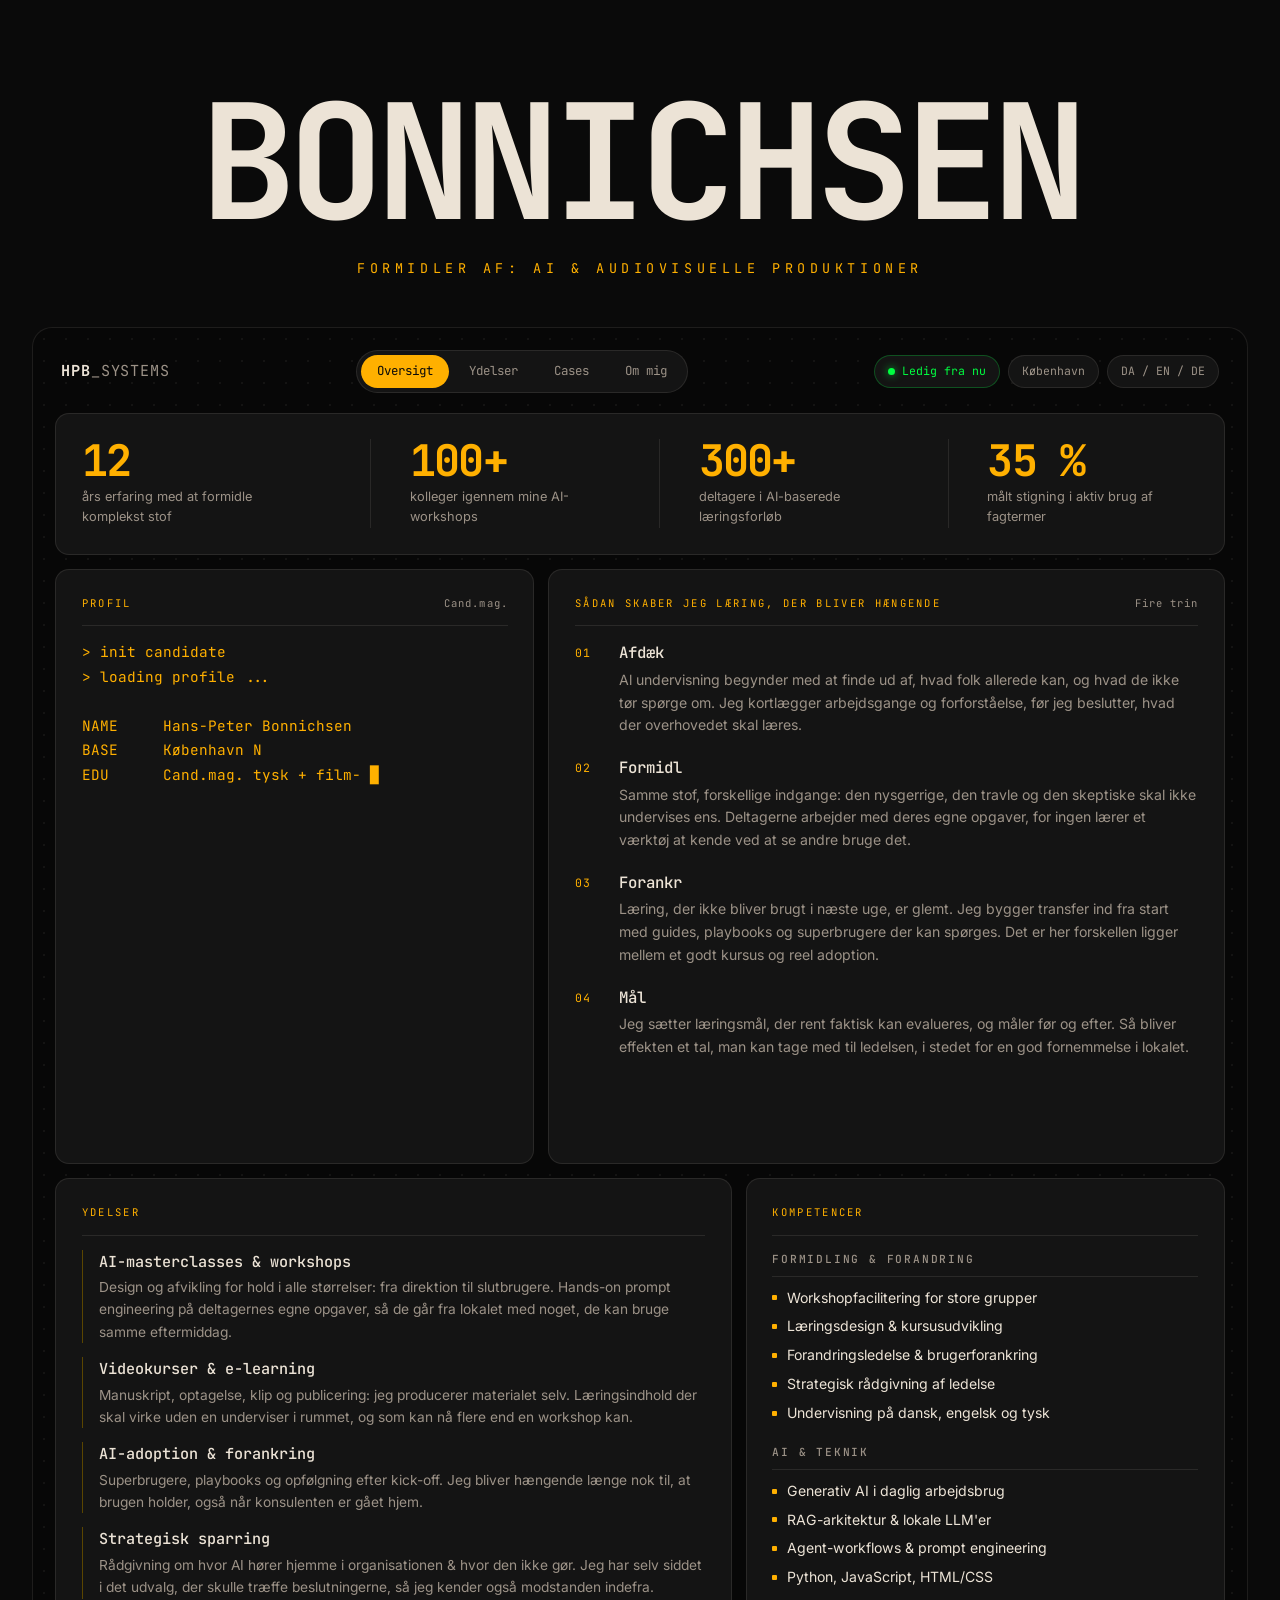
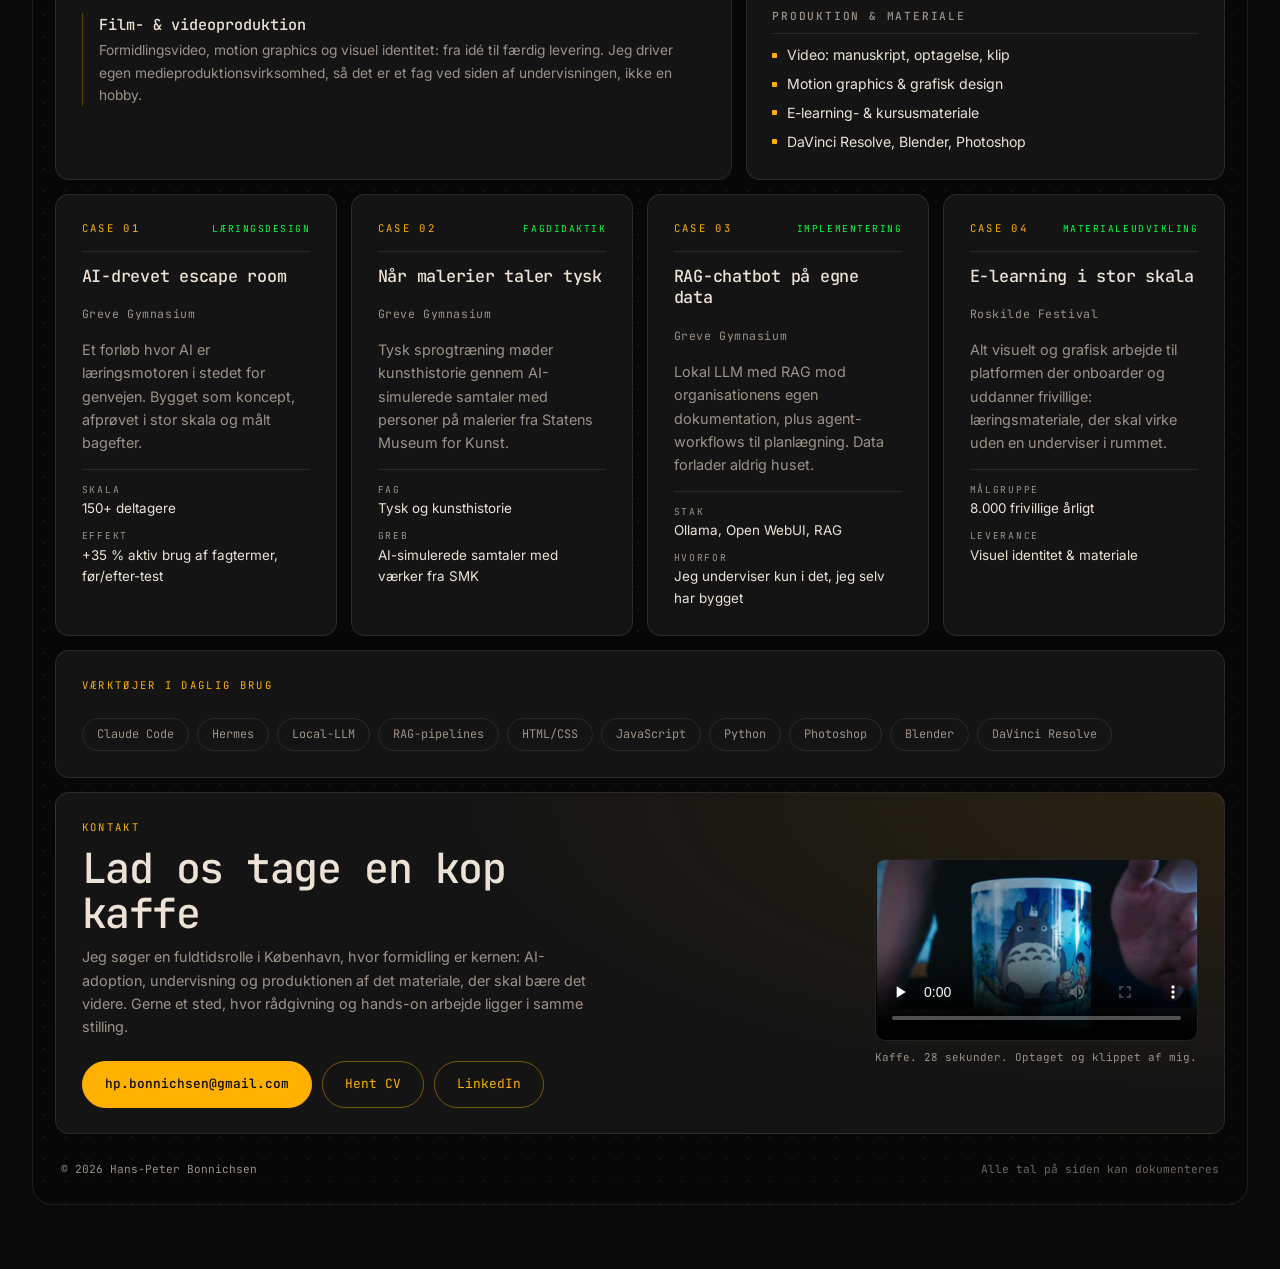
<file: index.html>
<!DOCTYPE html>
<html lang="da">
<head>
<meta charset="utf-8">
<meta name="viewport" content="width=device-width, initial-scale=1">
<title>Hans-Peter Bonnichsen · Formidler af AI og audiovisuelle produktioner</title>
<meta name="description" content="AI-konsulent, underviser og medieproducent. Jeg får AI ud at leve hos medarbejderne gennem masterclasses, workshops og videokurser. Med forankring og målt effekt.">
<link rel="preconnect" href="https://fonts.googleapis.com">
<link rel="preconnect" href="https://fonts.gstatic.com" crossorigin>
<link href="https://fonts.googleapis.com/css2?family=Inter:wght@400;500;600&family=JetBrains+Mono:wght@400;500;700&display=swap" rel="stylesheet">
<link rel="stylesheet" href="css/style.css">
</head>
<body>

<a class="skip-link" href="#dashboard">Spring til indhold</a>

<!-- ── Wordmark ───────────────────────────────────────────────────────── -->
<header class="wordmark">
  <h1 class="wordmark__text">BONNICHSEN</h1>
  <p class="wordmark__sub">Formidler af: AI &amp; audiovisuelle produktioner</p>
</header>

<!-- ── Dashboard-ramme ────────────────────────────────────────────────── -->
<main class="frame" id="dashboard">
  <div class="frame__inner">

    <!-- Topbar -->
    <nav class="topbar" aria-label="Primær">
      <span class="topbar__logo">HPB<span class="topbar__logo-dim">_SYSTEMS</span></span>

      <ul class="topbar__nav">
        <li><a href="#dashboard" class="is-active" aria-current="page">Oversigt</a></li>
        <li><a href="#ydelser">Ydelser</a></li>
        <li><a href="#cases">Cases</a></li>
        <li><a href="om.html">Om mig</a></li>
      </ul>

      <div class="topbar__status">
        <span class="chip chip--live"><span class="dot" aria-hidden="true"></span>Ledig fra nu</span>
        <span class="chip">København</span>
        <span class="chip">DA / EN / DE</span>
      </div>
    </nav>

    <!-- ── Bento-grid ─────────────────────────────────────────────────── -->
    <div class="bento">

      <!-- KPI-stribe -->
      <section class="card card--kpi" aria-label="Nøgletal" data-reveal>
        <ul class="kpis">
          <li class="kpi">
            <span class="kpi__value" data-count="12" data-suffix="">0</span>
            <span class="kpi__unit">års erfaring med at formidle komplekst stof</span>
          </li>
          <li class="kpi">
            <span class="kpi__value" data-count="100" data-suffix="+">0</span>
            <span class="kpi__unit">kolleger igennem mine AI-workshops</span>
          </li>
          <li class="kpi">
            <span class="kpi__value" data-count="300" data-suffix="+">0</span>
            <span class="kpi__unit">deltagere i AI-baserede læringsforløb</span>
          </li>
          <li class="kpi">
            <span class="kpi__value" data-count="35" data-suffix=" %">0</span>
            <span class="kpi__unit">målt stigning i aktiv brug af fagtermer</span>
          </li>
        </ul>
      </section>

      <!-- Profil -->
      <a class="card card--profile" href="om.html" data-reveal>
        <div class="card__head">
          <span class="card__label">Profil</span>
          <span class="card__meta">Cand.mag.</span>
        </div>

        <!-- Terminal og indhold ligger i samme grid-celle, så de kan krydsfade
             uden at kortet skifter højde. Boot-sekvensen er dekorativ: den vises
             kun når JS kører, og kun én gang pr. session. -->
        <div class="profile__stack">
        <div class="terminal" data-terminal aria-hidden="true">
          <pre class="terminal__out"></pre>
        </div>

        <div class="profile__content">
        <div class="identity">
          <!-- Bevidst uden foto: monogrammet holder profilkortet roligt, og
               portrættet er gemt til om-siden. -->
          <div class="avatar" aria-hidden="true">
            <span class="avatar__monogram">HPB</span>
          </div>
          <div>
            <h2 class="card__title card__title--lg">Hans-Peter Bonnichsen</h2>
            <p class="card__org">AI-konsulent, underviser &amp; medieproducent</p>
          </div>
        </div>

        <p class="lede">
          Teknologien er sjældent problemet. Det er afstanden mellem værktøjet og
          den travle medarbejder, der afgør, om AI bliver til værdi eller til et
          abonnement, ingen bruger. Jeg lukker den afstand: i lokalet og i materialet.
        </p>

        <p class="card__text">
          Jeg bygger selv løsningerne, underviser dem der skal bruge dem, og
          producerer det materiale, der skal bære brugen videre bagefter.
          Grundlæggende er jeg uddannet til at oversætte: først mellem dansk og tysk,
          siden mellem billede og betydning, nu mellem det en model kan, og det en
          medarbejder har brug for. Øvelsen er den samme hver gang. Find ud af hvad
          modtageren allerede kan, og byg broen derfra. Cand.mag. i tysk og film- og
          medievidenskab, påbegyndt master i informatik, tolv år som underviser og
          egen medieproduktionsvirksomhed.
        </p>

        <span class="card__cta">Mere om mig<span class="arrow" aria-hidden="true">→</span></span>
        </div><!-- /profile__content -->
        </div><!-- /profile__stack -->
      </a>

      <!-- Metode -->
      <section class="card card--method" aria-labelledby="metode-titel" data-reveal>
        <div class="card__head">
          <span class="card__label" id="metode-titel">Sådan skaber jeg læring, der bliver hængende</span>
          <span class="card__meta">Fire trin</span>
        </div>

        <ol class="steps">
          <li class="step">
            <span class="step__num">01</span>
            <div>
              <h3 class="step__title">Afdæk</h3>
              <p class="step__text">
                Al undervisning begynder med at finde ud af, hvad folk allerede kan,
                og hvad de ikke tør spørge om. Jeg kortlægger arbejdsgange og
                forforståelse, før jeg beslutter, hvad der overhovedet skal læres.
              </p>
            </div>
          </li>
          <li class="step">
            <span class="step__num">02</span>
            <div>
              <h3 class="step__title">Formidl</h3>
              <p class="step__text">
                Samme stof, forskellige indgange: den nysgerrige, den travle og den
                skeptiske skal ikke undervises ens. Deltagerne arbejder med deres egne
                opgaver, for ingen lærer et værktøj at kende ved at se andre bruge det.
              </p>
            </div>
          </li>
          <li class="step">
            <span class="step__num">03</span>
            <div>
              <h3 class="step__title">Forankr</h3>
              <p class="step__text">
                Læring, der ikke bliver brugt i næste uge, er glemt. Jeg bygger transfer
                ind fra start med guides, playbooks og superbrugere der kan spørges. 
                Det er her forskellen ligger mellem et godt kursus og reel adoption.
              </p>
            </div>
          </li>
          <li class="step">
            <span class="step__num">04</span>
            <div>
              <h3 class="step__title">Mål</h3>
              <p class="step__text">
                Jeg sætter læringsmål, der rent faktisk kan evalueres, og måler før og
                efter. Så bliver effekten et tal, man kan tage med til ledelsen, i stedet
                for en god fornemmelse i lokalet.
              </p>
            </div>
          </li>
        </ol>
      </section>

      <!-- Ydelser -->
      <section class="card card--services" id="ydelser" data-reveal>
        <div class="card__head">
          <span class="card__label">Ydelser</span>
        </div>

        <ul class="services">
          <li class="service">
            <h3 class="service__title">AI-masterclasses &amp; workshops</h3>
            <p class="service__text">
              Design og afvikling for hold i alle størrelser: fra direktion til
              slutbrugere. Hands-on prompt engineering på deltagernes egne opgaver,
              så de går fra lokalet med noget, de kan bruge samme eftermiddag.
            </p>
          </li>
          <li class="service">
            <h3 class="service__title">Videokurser &amp; e-learning</h3>
            <p class="service__text">
              Manuskript, optagelse, klip og publicering: jeg producerer materialet
              selv. Læringsindhold der skal virke uden en underviser i rummet, og
              som kan nå flere end en workshop kan.
            </p>
          </li>
          <li class="service">
            <h3 class="service__title">AI-adoption &amp; forankring</h3>
            <p class="service__text">
              Superbrugere, playbooks og opfølgning efter kick-off. Jeg bliver
              hængende længe nok til, at brugen holder, også når konsulenten er
              gået hjem.
            </p>
          </li>
          <li class="service">
            <h3 class="service__title">Strategisk sparring</h3>
            <p class="service__text">
              Rådgivning om hvor AI hører hjemme i organisationen &amp; hvor den ikke
              gør. Jeg har selv siddet i det udvalg, der skulle træffe beslutningerne,
              så jeg kender også modstanden indefra.
            </p>
          </li>
          <li class="service">
            <h3 class="service__title">Film- &amp; videoproduktion</h3>
            <p class="service__text">
              Formidlingsvideo, motion graphics og visuel identitet: fra idé til
              færdig levering. Jeg driver egen medieproduktionsvirksomhed, så det er
              et fag ved siden af undervisningen, ikke en hobby.
            </p>
          </li>
        </ul>
      </section>

      <!-- Kompetencer -->
      <section class="card card--skills" data-reveal>
        <div class="card__head">
          <span class="card__label">Kompetencer</span>
        </div>

        <div class="skillset">
          <h3 class="skillset__head">Formidling &amp; forandring</h3>
          <ul class="skillset__list">
            <li>Workshopfacilitering for store grupper</li>
            <li>Læringsdesign &amp; kursusudvikling</li>
            <li>Forandringsledelse &amp; brugerforankring</li>
            <li>Strategisk rådgivning af ledelse</li>
            <li>Undervisning på dansk, engelsk og tysk</li>
          </ul>
        </div>

        <div class="skillset">
          <h3 class="skillset__head">AI &amp; teknik</h3>
          <ul class="skillset__list">
            <li>Generativ AI i daglig arbejdsbrug</li>
            <li>RAG-arkitektur &amp; lokale LLM'er</li>
            <li>Agent-workflows &amp; prompt engineering</li>
            <li>Python, JavaScript, HTML/CSS</li>
          </ul>
        </div>

        <div class="skillset">
          <h3 class="skillset__head">Produktion &amp; materiale</h3>
          <ul class="skillset__list">
            <li>Video: manuskript, optagelse, klip</li>
            <li>Motion graphics &amp; grafisk design</li>
            <li>E-learning- &amp; kursusmateriale</li>
            <li>DaVinci Resolve, Blender, Photoshop</li>
          </ul>
        </div>
      </section>

      <!-- Cases -->
      <article class="card card--case" id="cases" data-reveal>
        <div class="card__head">
          <span class="card__label">Case 01</span>
          <span class="tag">Læringsdesign</span>
        </div>
        <h3 class="card__title">AI-drevet escape room</h3>
        <p class="card__org">Greve Gymnasium</p>
        <p class="card__text">
          Et forløb hvor AI er læringsmotoren i stedet for genvejen. Bygget som
          koncept, afprøvet i stor skala og målt bagefter.
        </p>
        <dl class="facts">
          <div><dt>Skala</dt><dd>150+ deltagere</dd></div>
          <div><dt>Effekt</dt><dd class="facts__hi">+35 % aktiv brug af fagtermer, før/efter-test</dd></div>
        </dl>
      </article>

      <article class="card card--case" data-reveal>
        <div class="card__head">
          <span class="card__label">Case 02</span>
          <span class="tag">Fagdidaktik</span>
        </div>
        <h3 class="card__title">Når malerier taler tysk</h3>
        <p class="card__org">Greve Gymnasium</p>
        <p class="card__text">
          Tysk sprogtræning møder kunsthistorie gennem AI-simulerede samtaler 
          med personer på malerier fra Statens Museum for Kunst.
        </p>
        <dl class="facts">
          <div><dt>Fag</dt><dd>Tysk og kunsthistorie</dd></div>
          <div><dt>Greb</dt><dd class="facts__hi">AI-simulerede samtaler med værker fra SMK</dd></div>
        </dl>
      </article>

      <article class="card card--case" data-reveal>
        <div class="card__head">
          <span class="card__label">Case 03</span>
          <span class="tag">Implementering</span>
        </div>
        <h3 class="card__title">RAG-chatbot på egne data</h3>
        <p class="card__org">Greve Gymnasium</p>
        <p class="card__text">
          Lokal LLM med RAG mod organisationens egen dokumentation, plus
          agent-workflows til planlægning. Data forlader aldrig huset.
        </p>
        <dl class="facts">
          <div><dt>Stak</dt><dd>Ollama, Open WebUI, RAG</dd></div>
          <div><dt>Hvorfor</dt><dd class="facts__hi">Jeg underviser kun i det, jeg selv har bygget</dd></div>
        </dl>
      </article>

      <article class="card card--case" data-reveal>
        <div class="card__head">
          <span class="card__label">Case 04</span>
          <span class="tag">Materialeudvikling</span>
        </div>
        <h3 class="card__title">E-learning i stor skala</h3>
        <p class="card__org">Roskilde Festival</p>
        <p class="card__text">
          Alt visuelt og grafisk arbejde til platformen der onboarder og uddanner
          frivillige: læringsmateriale, der skal virke uden en underviser i rummet.
        </p>
        <dl class="facts">
          <div><dt>Målgruppe</dt><dd class="facts__hi">8.000 frivillige årligt</dd></div>
          <div><dt>Leverance</dt><dd>Visuel identitet &amp; materiale</dd></div>
        </dl>
      </article>

      <!-- Værktøjsstribe -->
      <section class="card card--tools" aria-label="Værktøjer" data-reveal>
        <span class="card__label">Værktøjer i daglig brug</span>
        <ul class="tools">
          <li>Claude Code</li>
          <li>Hermes</li>
          <li>Local-LLM</li>
          <li>RAG-pipelines</li>
          <li>HTML/CSS</li>
          <li>JavaScript</li>
          <li>Python</li>
          <li>Photoshop</li>
          <li>Blender</li>
          <li>DaVinci Resolve</li>
        </ul>
      </section>

      <!-- Kontakt -->
      <section class="card card--contact" aria-labelledby="kontakt-titel" data-reveal>
        <div class="contact__text">
          <span class="card__label" id="kontakt-titel">Kontakt</span>
          <h2 class="card__title card__title--xl">Lad os tage en kop kaffe</h2>
          <p class="card__text">
            Jeg søger en fuldtidsrolle i København, hvor formidling er kernen:
            AI-adoption, undervisning og produktionen af det materiale, der skal
            bære det videre. Gerne et sted, hvor rådgivning og hands-on arbejde
            ligger i samme stilling.
          </p>
        </div>
        <!-- Videofilen ligger bevidst uden for repoet, som asset på et GitHub
             Release. preload="none" betyder at der ikke hentes ét byte, før
             nogen trykker play. -->
        <figure class="contact__video">
          <video controls preload="none" playsinline poster="assets/kaffe-poster.jpg" width="1280" height="720">
            <source src="https://github.com/hpbonnichsen/hpbonnichsen.github.io/releases/download/media-v1/kaffe.mp4" type="video/mp4">
            <a href="https://github.com/hpbonnichsen/hpbonnichsen.github.io/releases/download/media-v1/kaffe.mp4">Hent videoen</a>
          </video>
          <figcaption>Kaffe. 28 sekunder. Optaget og klippet af mig.</figcaption>
        </figure>

        <div class="contact__actions">
          <a class="btn btn--primary" href="mailto:hp.bonnichsen@gmail.com">hp.bonnichsen@gmail.com</a>
          <!-- TODO: læg CV'et i assets/ -->
          <a class="btn" href="assets/hpb_cv.pdf" download>Hent CV</a>
          <a class="btn" href="https://www.linkedin.com/in/hpbonnichsen" target="_blank" rel="noopener noreferrer">LinkedIn</a>
        </div>
      </section>

    </div><!-- /bento -->

    <footer class="footer">
      <span>© <span id="year">2026</span> Hans-Peter Bonnichsen</span>
      <span class="footer__dim">Alle tal på siden kan dokumenteres</span>
    </footer>

  </div>
</main>

<script src="js/main.js"></script>
</body>
</html>
</file>
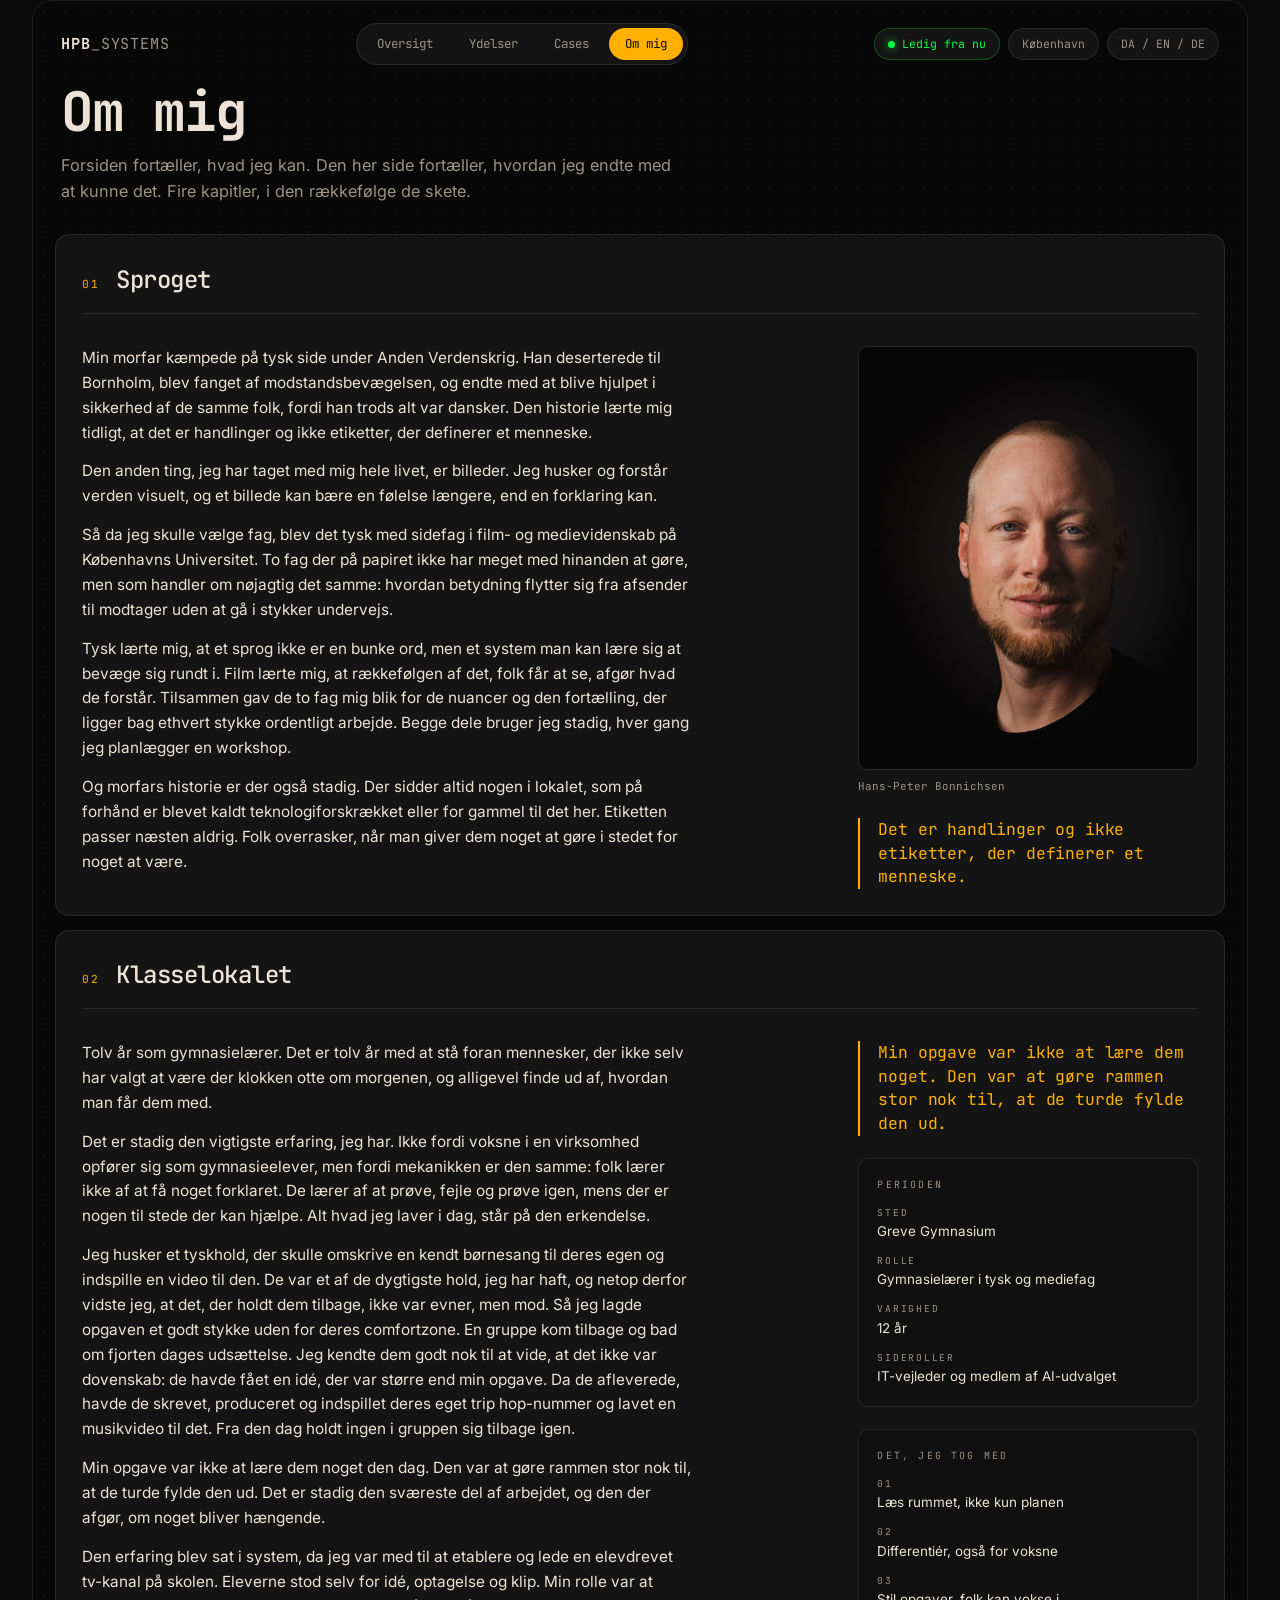
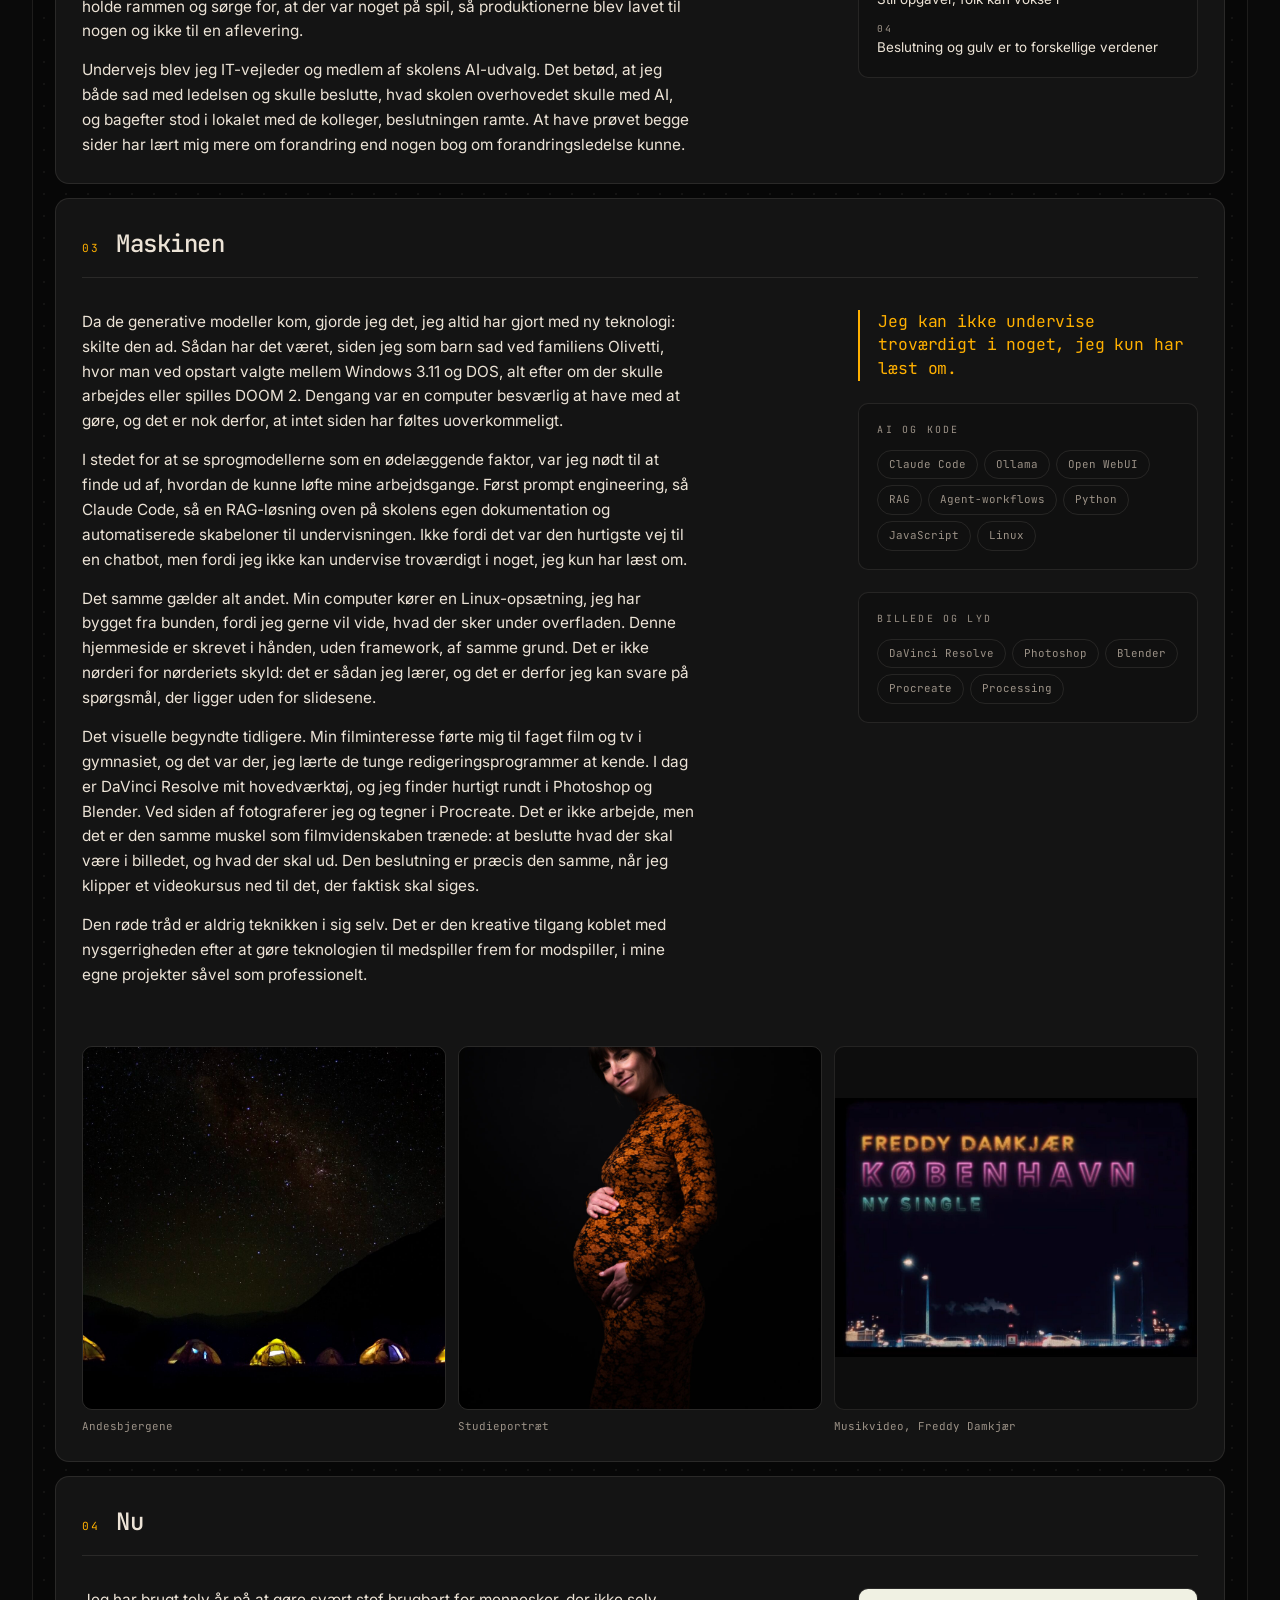
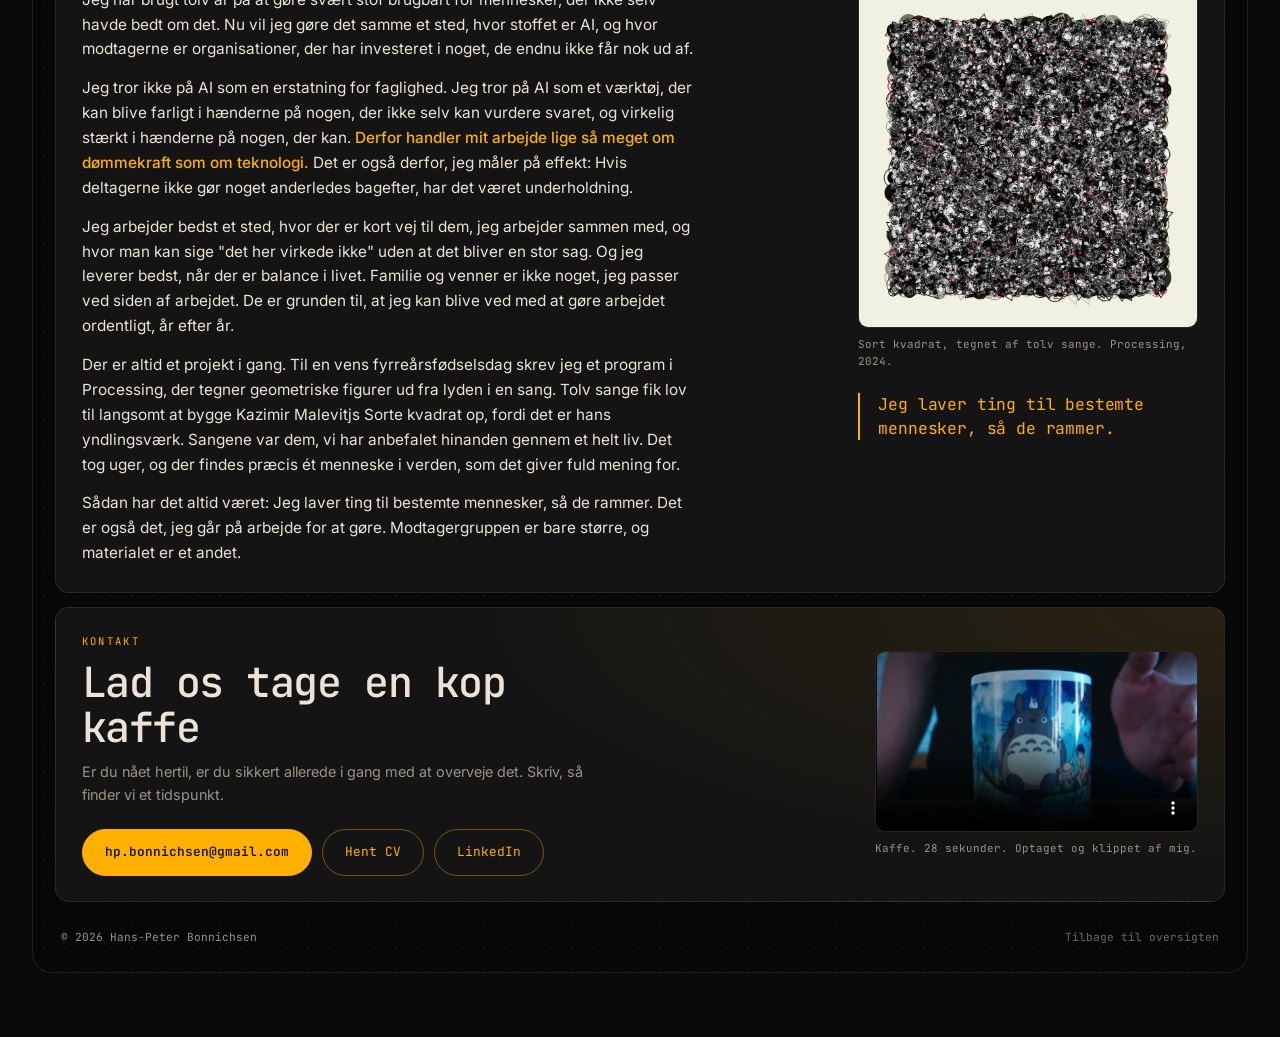
<file: om.html>
<!DOCTYPE html>
<html lang="da">
<head>
<meta charset="utf-8">
<meta name="viewport" content="width=device-width, initial-scale=1">
<title>Om mig · Hans-Peter Bonnichsen</title>
<meta name="description" content="Vejen fra tysk grammatik og filmklip til AI-adoption. Om hvorfor jeg bygger det, jeg underviser i, og hvad jeg tror på om læring.">
<link rel="preconnect" href="https://fonts.googleapis.com">
<link rel="preconnect" href="https://fonts.gstatic.com" crossorigin>
<link href="https://fonts.googleapis.com/css2?family=Inter:wght@400;500;600&family=JetBrains+Mono:wght@400;500;700&display=swap" rel="stylesheet">
<link rel="stylesheet" href="css/style.css">
</head>
<body>

<a class="skip-link" href="#indhold">Spring til indhold</a>

<main class="frame">
  <div class="frame__inner">

    <!-- Topbar -->
    <nav class="topbar" aria-label="Primær">
      <a class="topbar__logo" href="index.html">HPB<span class="topbar__logo-dim">_SYSTEMS</span></a>

      <ul class="topbar__nav">
        <li><a href="index.html">Oversigt</a></li>
        <li><a href="index.html#ydelser">Ydelser</a></li>
        <li><a href="index.html#cases">Cases</a></li>
        <li><a href="om.html" class="is-active" aria-current="page">Om mig</a></li>
      </ul>

      <div class="topbar__status">
        <span class="chip chip--live"><span class="dot" aria-hidden="true"></span>Ledig fra nu</span>
        <span class="chip">København</span>
        <span class="chip">DA / EN / DE</span>
      </div>
    </nav>

    <header class="page-head" id="indhold">
      <h1 class="page-head__title">Om mig</h1>
      <p class="page-head__sub">
        Forsiden fortæller, hvad jeg kan. Den her side fortæller, hvordan jeg endte
        med at kunne det. Fire kapitler, i den rækkefølge de skete.
      </p>
    </header>

    <div class="bento">

      <!-- 01 ─────────────────────────────────────────────────────────── -->
      <section class="card chapter" data-reveal>
        <div class="chapter__head">
          <span class="chapter__num">01</span>
          <h2 class="chapter__title">Sproget</h2>
        </div>

        <div class="chapter__body">
          <div class="prose">
            <p>
              Min morfar kæmpede på tysk side under Anden Verdenskrig. Han deserterede
              til Bornholm, blev fanget af modstandsbevægelsen, og endte med at blive
              hjulpet i sikkerhed af de samme folk, fordi han trods alt var dansker.
              Den historie lærte mig tidligt, at det er handlinger og ikke etiketter,
              der definerer et menneske.
            </p>
            <p>
              Den anden ting, jeg har taget med mig hele livet, er billeder. Jeg husker
              og forstår verden visuelt, og et billede kan bære en følelse længere, end
              en forklaring kan.
            </p>
            <p>
              Så da jeg skulle vælge fag, blev det tysk med sidefag i film- og
              medievidenskab på Københavns Universitet. To fag der på papiret ikke har
              meget med hinanden at gøre, men som handler om nøjagtig det samme:
              hvordan betydning flytter sig fra afsender til modtager uden at gå i
              stykker undervejs.
            </p>
            <p>
              Tysk lærte mig, at et sprog ikke er en bunke ord, men et system man kan
              lære sig at bevæge sig rundt i. Film lærte mig, at rækkefølgen af det,
              folk får at se, afgør hvad de forstår. Tilsammen gav de to fag mig blik
              for de nuancer og den fortælling, der ligger bag ethvert stykke ordentligt
              arbejde. Begge dele bruger jeg stadig, hver gang jeg planlægger en workshop.
            </p>
            <p>
              Og morfars historie er der også stadig. Der sidder altid nogen i lokalet,
              som på forhånd er blevet kaldt teknologiforskrækket eller for gammel til
              det her. Etiketten passer næsten aldrig. Folk overrasker, når man giver
              dem noget at gøre i stedet for noget at være.
            </p>
          </div>

          <div class="chapter__aside">
            <figure class="figure">
              <img src="assets/portraet.jpg" alt="Portræt af Hans-Peter Bonnichsen" width="1000" height="1250">
              <figcaption>Hans-Peter Bonnichsen</figcaption>
            </figure>
            <p class="pullquote">
              Det er handlinger og ikke etiketter, der definerer et menneske.
            </p>
          </div>
        </div>
      </section>

      <!-- 02 ─────────────────────────────────────────────────────────── -->
      <section class="card chapter" data-reveal>
        <div class="chapter__head">
          <span class="chapter__num">02</span>
          <h2 class="chapter__title">Klasselokalet</h2>
        </div>

        <div class="chapter__body">
          <div class="prose">
            <p>
              Tolv år som gymnasielærer. Det er tolv år med at stå foran mennesker,
              der ikke selv har valgt at være der klokken otte om morgenen, og
              alligevel finde ud af, hvordan man får dem med.
            </p>
            <p>
              Det er stadig den vigtigste erfaring, jeg har. Ikke fordi voksne i en
              virksomhed opfører sig som gymnasieelever, men fordi mekanikken er den
              samme: folk lærer ikke af at få noget forklaret. De lærer af at prøve,
              fejle og prøve igen, mens der er nogen til stede der kan hjælpe. Alt
              hvad jeg laver i dag, står på den erkendelse.
            </p>
            <p>
              Jeg husker et tyskhold, der skulle omskrive en kendt børnesang til deres
              egen og indspille en video til den. De var et af de dygtigste hold, jeg
              har haft, og netop derfor vidste jeg, at det, der holdt dem tilbage, ikke
              var evner, men mod. Så jeg lagde opgaven et godt stykke uden for deres
              comfortzone. En gruppe kom tilbage og bad om fjorten dages udsættelse.
              Jeg kendte dem godt nok til at vide, at det ikke var dovenskab: de havde
              fået en idé, der var større end min opgave. Da de afleverede, havde de
              skrevet, produceret og indspillet deres eget trip hop-nummer og lavet en
              musikvideo til det. Fra den dag holdt ingen i gruppen sig tilbage igen.
            </p>
            <p>
              Min opgave var ikke at lære dem noget den dag. Den var at gøre rammen
              stor nok til, at de turde fylde den ud. Det er stadig den sværeste del af
              arbejdet, og den der afgør, om noget bliver hængende.
            </p>
            <p>
              Den erfaring blev sat i system, da jeg var med til at etablere og lede en
              elevdrevet tv-kanal på skolen. Eleverne stod selv for idé, optagelse og
              klip. Min rolle var at holde rammen og sørge for, at der var noget på
              spil, så produktionerne blev lavet til nogen og ikke til en aflevering.
            </p>
            <p>
              Undervejs blev jeg IT-vejleder og medlem af skolens AI-udvalg. Det
              betød, at jeg både sad med ledelsen og skulle beslutte, hvad skolen
              overhovedet skulle med AI, og bagefter stod i lokalet med de kolleger,
              beslutningen ramte. At have prøvet begge sider har lært mig mere om
              forandring end nogen bog om forandringsledelse kunne.
            </p>
          </div>

          <div class="chapter__aside">
            <p class="pullquote">
              Min opgave var ikke at lære dem noget. Den var at gøre rammen stor nok
              til, at de turde fylde den ud.
            </p>

            <div class="sidenote">
              <span class="sidenote__label">Perioden</span>
              <dl class="facts">
                <div><dt>Sted</dt><dd>Greve Gymnasium</dd></div>
                <div><dt>Rolle</dt><dd>Gymnasielærer i tysk og mediefag</dd></div>
                <div><dt>Varighed</dt><dd class="facts__hi">12 år</dd></div>
                <div><dt>Sideroller</dt><dd>IT-vejleder og medlem af AI-udvalget</dd></div>
              </dl>
            </div>

            <div class="sidenote">
              <span class="sidenote__label">Det, jeg tog med</span>
              <dl class="facts">
                <div><dt>01</dt><dd>Læs rummet, ikke kun planen</dd></div>
                <div><dt>02</dt><dd>Differentiér, også for voksne</dd></div>
                <div><dt>03</dt><dd>Stil opgaver, folk kan vokse i</dd></div>
                <div><dt>04</dt><dd>Beslutning og gulv er to forskellige verdener</dd></div>
              </dl>
            </div>
          </div>
        </div>
      </section>

      <!-- 03 ─────────────────────────────────────────────────────────── -->
      <section class="card chapter" data-reveal>
        <div class="chapter__head">
          <span class="chapter__num">03</span>
          <h2 class="chapter__title">Maskinen</h2>
        </div>

        <div class="chapter__body">
          <div class="prose">
            <p>
              Da de generative modeller kom, gjorde jeg det, jeg altid har gjort med ny
              teknologi: skilte den ad. Sådan har det været, siden jeg som barn sad ved
              familiens Olivetti, hvor man ved opstart valgte mellem Windows 3.11 og
              DOS, alt efter om der skulle arbejdes eller spilles DOOM 2. Dengang var en
              computer besværlig at have med at gøre, og det er nok derfor, at intet
              siden har føltes uoverkommeligt.
            </p>
            <p>
              I stedet for at se sprogmodellerne som en ødelæggende faktor, var jeg nødt
              til at finde ud af, hvordan de kunne løfte mine arbejdsgange. Først prompt
              engineering, så Claude Code, så en RAG-løsning oven på skolens egen
              dokumentation og automatiserede skabeloner til undervisningen. Ikke fordi
              det var den hurtigste vej til en chatbot, men fordi jeg ikke kan undervise
              troværdigt i noget, jeg kun har læst om.
            </p>
            <p>
              Det samme gælder alt andet. Min computer kører en Linux-opsætning, jeg
              har bygget fra bunden, fordi jeg gerne vil vide, hvad der sker under
              overfladen. Denne hjemmeside er skrevet i hånden, uden framework, af
              samme grund. Det er ikke nørderi for nørderiets skyld: det er sådan jeg
              lærer, og det er derfor jeg kan svare på spørgsmål, der ligger uden for
              slidesene.
            </p>
            <p>
              Det visuelle begyndte tidligere. Min filminteresse førte mig til faget
              film og tv i gymnasiet, og det var der, jeg lærte de tunge
              redigeringsprogrammer at kende. I dag er DaVinci Resolve mit hovedværktøj,
              og jeg finder hurtigt rundt i Photoshop og Blender. Ved siden af
              fotograferer jeg og tegner i Procreate. Det er ikke arbejde, men det er
              den samme muskel som filmvidenskaben trænede: at beslutte hvad der skal
              være i billedet, og hvad der skal ud. Den beslutning er præcis den samme,
              når jeg klipper et videokursus ned til det, der faktisk skal siges.
            </p>
            <p>
              Den røde tråd er aldrig teknikken i sig selv. Det er den kreative tilgang
              koblet med nysgerrigheden efter at gøre teknologien til medspiller frem
              for modspiller, i mine egne projekter såvel som professionelt.
            </p>
          </div>

          <div class="chapter__aside">
            <p class="pullquote">
              Jeg kan ikke undervise troværdigt i noget, jeg kun har læst om.
            </p>

            <div class="sidenote">
              <span class="sidenote__label">AI og kode</span>
              <ul class="tools">
                <li>Claude Code</li>
                <li>Ollama</li>
                <li>Open WebUI</li>
                <li>RAG</li>
                <li>Agent-workflows</li>
                <li>Python</li>
                <li>JavaScript</li>
                <li>Linux</li>
              </ul>
            </div>

            <div class="sidenote">
              <span class="sidenote__label">Billede og lyd</span>
              <ul class="tools">
                <li>DaVinci Resolve</li>
                <li>Photoshop</li>
                <li>Blender</li>
                <li>Procreate</li>
                <li>Processing</li>
              </ul>
            </div>
          </div>

          <div class="gallery">
            <figure class="figure">
              <img src="assets/galleri-andes.jpg" alt="Oplyste telte i mørket under Mælkevejen i Andesbjergene" width="1000" height="1000" loading="lazy">
              <figcaption>Andesbjergene</figcaption>
            </figure>
            <figure class="figure">
              <img src="assets/galleri-portraet.jpg" alt="Studieportræt af gravid kvinde i mønstret kjole mod sort baggrund" width="1000" height="1000" loading="lazy">
              <figcaption>Studieportræt</figcaption>
            </figure>
            <figure class="figure figure--whole">
              <img src="assets/galleri-musikvideo.jpg" alt="Titelkort fra musikvideo for Freddy Damkjær: neonskrift over et natligt havnemotiv" width="1200" height="858" loading="lazy">
              <figcaption>Musikvideo, Freddy Damkjær</figcaption>
            </figure>
          </div>
        </div>
      </section>

      <!-- 04 ─────────────────────────────────────────────────────────── -->
      <section class="card chapter" data-reveal>
        <div class="chapter__head">
          <span class="chapter__num">04</span>
          <h2 class="chapter__title">Nu</h2>
        </div>

        <div class="chapter__body">
          <div class="prose">
            <p>
              Jeg har brugt tolv år på at gøre svært stof brugbart for mennesker, der
              ikke selv havde bedt om det. Nu vil jeg gøre det samme et sted, hvor
              stoffet er AI, og hvor modtagerne er organisationer, der har investeret i
              noget, de endnu ikke får nok ud af.
            </p>
            <p>
              Jeg tror ikke på AI som en erstatning for faglighed. Jeg tror på AI som et
              værktøj, der kan blive farligt i hænderne på nogen, der ikke selv kan
              vurdere svaret, og virkelig stærkt i hænderne på nogen, der kan.
              <strong>Derfor handler mit arbejde lige så meget om dømmekraft som om
              teknologi.</strong> Det er også derfor, jeg måler på effekt: Hvis
              deltagerne ikke gør noget anderledes bagefter, har det været underholdning.
            </p>
            <p>
              Jeg arbejder bedst et sted, hvor der er kort vej til dem, jeg arbejder
              sammen med, og hvor man kan sige "det her virkede ikke" uden at det bliver
              en stor sag. Og jeg leverer bedst, når der er balance i livet. Familie og
              venner er ikke noget, jeg passer ved siden af arbejdet. De er grunden til,
              at jeg kan blive ved med at gøre arbejdet ordentligt, år efter år.
            </p>
            <p>
              Der er altid et projekt i gang. Til en vens fyrreårsfødselsdag skrev jeg
              et program i Processing, der tegner geometriske figurer ud fra lyden i en
              sang. Tolv sange fik lov til langsomt at bygge Kazimir Malevitjs Sorte
              kvadrat op, fordi det er hans yndlingsværk. Sangene var dem, vi har
              anbefalet hinanden gennem et helt liv. Det tog uger, og der findes præcis
              ét menneske i verden, som det giver fuld mening for.
            </p>

            <p>
              Sådan har det altid været: Jeg laver ting til bestemte mennesker, så de
              rammer. Det er også det, jeg går på arbejde for at gøre. Modtagergruppen
              er bare større, og materialet er et andet.
            </p>
          </div>

          <div class="chapter__aside">
            <figure class="figure">
              <img src="assets/black-square.jpg" alt="Tolv sanges lydbølger tegnet som tusindvis af geometriske figurer, der tilsammen danner et sort kvadrat" width="1000" height="1000" loading="lazy">
              <figcaption>Sort kvadrat, tegnet af tolv sange. Processing, 2024.</figcaption>
            </figure>
            <p class="pullquote">
              Jeg laver ting til bestemte mennesker, så de rammer.
            </p>
          </div>
        </div>
      </section>

      <!-- Kontakt ─────────────────────────────────────────────────────── -->
      <section class="card card--contact" aria-labelledby="kontakt-titel" data-reveal>
        <div class="contact__text">
          <span class="card__label" id="kontakt-titel">Kontakt</span>
          <h2 class="card__title card__title--xl">Lad os tage en kop kaffe</h2>
          <p class="card__text">
            Er du nået hertil, er du sikkert allerede i gang med at overveje det.
            Skriv, så finder vi et tidspunkt.
          </p>
        </div>

        <!-- Samme video som på forsiden. Se kommentaren i index.html om hosting. -->
        <figure class="contact__video">
          <video controls preload="none" playsinline poster="assets/kaffe-poster.jpg" width="1280" height="720">
            <source src="https://github.com/hpbonnichsen/hpbonnichsen.github.io/releases/download/media-v1/kaffe.mp4" type="video/mp4">
            <a href="https://github.com/hpbonnichsen/hpbonnichsen.github.io/releases/download/media-v1/kaffe.mp4">Hent videoen</a>
          </video>
          <figcaption>Kaffe. 28 sekunder. Optaget og klippet af mig.</figcaption>
        </figure>

        <div class="contact__actions">
          <a class="btn btn--primary" href="mailto:hp.bonnichsen@gmail.com">hp.bonnichsen@gmail.com</a>
          <a class="btn" href="assets/hpb_cv.pdf" download>Hent CV</a>
          <a class="btn" href="https://www.linkedin.com/in/hpbonnichsen" target="_blank" rel="noopener noreferrer">LinkedIn</a>
        </div>
      </section>

    </div><!-- /bento -->

    <footer class="footer">
      <span>© <span id="year">2026</span> Hans-Peter Bonnichsen</span>
      <span class="footer__dim"><a href="index.html">Tilbage til oversigten</a></span>
    </footer>

  </div>
</main>

<script src="js/main.js"></script>
</body>
</html>
</file>
<file: css/style.css>
/* ==========================================================================
   HPB_SYSTEMS — portfolio
   Nostromo-paletten, men amber er ACCENT: brødtekst er varm off-white, så
   siden er behagelig at læse og læser professionelt frem for retro-terminal.
   Ren HTML/CSS/JS — ingen build, ingen afhængigheder.
   ========================================================================== */

:root {
  /* flader */
  --bg:          #0a0a0a;
  --frame:       #070707;
  --panel:       #141414;
  --panel-hi:    #1a1a1a;

  /* tekst */
  --ink:         #ece3d6;   /* brødtekst — 15,7:1 mod --panel */
  --ink-dim:     #9c9287;   /* sekundær  —  6,1:1 mod --panel */

  /* accenter (Nostromo) */
  --amber:       #e8a000;
  --amber-hot:   #ffb000;   /* 10,4:1 mod --panel */
  --amber-dim:   #5a4500;   /* KUN kanter og dekoration, aldrig tekst */
  --phosphor:    #00ff41;
  --alert:       #ff3030;

  --line:        rgba(236, 227, 214, 0.10);
  --line-strong: rgba(255, 176, 0, 0.42);

  --font-mono: "JetBrains Mono", ui-monospace, SFMono-Regular, monospace;
  --font-sans: "Inter", system-ui, "Segoe UI", sans-serif;

  --radius: 14px;
  --gap: 14px;
  --ease: cubic-bezier(0.22, 1, 0.36, 1);
}

*, *::before, *::after { box-sizing: border-box; }

html { -webkit-text-size-adjust: 100%; }

body {
  margin: 0;
  background: var(--bg);
  color: var(--ink);
  font-family: var(--font-sans);
  font-size: 15px;
  line-height: 1.62;
  -webkit-font-smoothing: antialiased;
  -moz-osx-font-smoothing: grayscale;
}

h1, h2, h3 { font-family: var(--font-mono); font-weight: 500; margin: 0; }
p { margin: 0; }
ul, ol, dl { margin: 0; padding: 0; list-style: none; }
dd { margin: 0; }
a { color: inherit; text-decoration: none; }

::selection { background: var(--amber-hot); color: #0a0a0a; }

:focus-visible {
  outline: 2px solid var(--amber-hot);
  outline-offset: 3px;
  border-radius: 4px;
}

.skip-link {
  position: absolute;
  left: -9999px;
  top: 0;
  background: var(--amber-hot);
  color: #0a0a0a;
  padding: 10px 16px;
  font-family: var(--font-mono);
  z-index: 100;
}
.skip-link:focus { left: 12px; top: 12px; }

/* ── Wordmark ─────────────────────────────────────────────────────────── */

.wordmark {
  padding: clamp(40px, 7vw, 92px) 20px clamp(26px, 4vw, 48px);
  text-align: center;
}

.wordmark__text {
  font-family: var(--font-mono);
  font-weight: 700;
  color: var(--ink);
  font-size: clamp(2.4rem, 12.5vw, 10.5rem);
  line-height: 0.9;
  letter-spacing: -0.05em;
  margin: 0;
}

.wordmark__sub {
  margin-top: clamp(14px, 2vw, 24px);
  font-family: var(--font-mono);
  font-size: clamp(0.68rem, 1.4vw, 0.84rem);
  letter-spacing: 0.34em;
  text-transform: uppercase;
  color: var(--amber-hot);
}

/* ── Dashboard-ramme ──────────────────────────────────────────────────── */

.frame { padding: 0 clamp(10px, 2.5vw, 32px) clamp(28px, 5vw, 64px); }

.frame__inner {
  max-width: 1440px;
  margin: 0 auto;
  padding: clamp(14px, 2vw, 22px);
  border: 1px solid var(--line);
  border-radius: calc(var(--radius) + 6px);
  background-color: var(--frame);
  background-image: radial-gradient(rgba(236, 227, 214, 0.055) 1px, transparent 1px);
  background-size: 22px 22px;
}

/* ── Topbar ───────────────────────────────────────────────────────────── */

.topbar {
  display: flex;
  align-items: center;
  gap: 16px;
  flex-wrap: wrap;
  padding: 0 6px clamp(14px, 2vw, 20px);
}

.topbar__logo {
  font-family: var(--font-mono);
  font-weight: 700;
  font-size: 0.95rem;
  letter-spacing: 0.06em;
  color: var(--ink);
}
.topbar__logo-dim { color: var(--ink-dim); font-weight: 400; }

.topbar__nav {
  display: flex;
  gap: 4px;
  margin-left: auto;
  padding: 4px;
  border: 1px solid var(--line);
  border-radius: 999px;
  background: var(--panel);
}

.topbar__nav a {
  display: block;
  padding: 6px 16px;
  border-radius: 999px;
  font-family: var(--font-mono);
  font-size: 0.78rem;
  color: var(--ink-dim);
  transition: color 0.18s var(--ease), background 0.18s var(--ease);
}
.topbar__nav a:hover { color: var(--ink); background: var(--panel-hi); }
.topbar__nav a.is-active { color: #0a0a0a; background: var(--amber-hot); }

.topbar__status { display: flex; gap: 8px; margin-left: auto; flex-wrap: wrap; }

.chip {
  display: inline-flex;
  align-items: center;
  gap: 7px;
  padding: 6px 13px;
  border: 1px solid var(--line);
  border-radius: 999px;
  background: var(--panel);
  font-family: var(--font-mono);
  font-size: 0.72rem;
  color: var(--ink-dim);
  white-space: nowrap;
}
.chip--live { color: var(--phosphor); border-color: rgba(0, 255, 65, 0.26); }

.dot {
  width: 7px; height: 7px;
  border-radius: 50%;
  background: var(--phosphor);
  box-shadow: 0 0 8px rgba(0, 255, 65, 0.75);
  animation: pulse 2.4s ease-in-out infinite;
}
@keyframes pulse { 50% { opacity: 0.3; } }

/* ── Bento-grid ───────────────────────────────────────────────────────── */

.bento {
  display: grid;
  grid-template-columns: repeat(12, 1fr);
  gap: var(--gap);
}

.card {
  position: relative;
  display: flex;
  flex-direction: column;
  gap: 14px;
  padding: clamp(18px, 2vw, 28px);
  border: 1px solid var(--line);
  border-radius: var(--radius);
  background: var(--panel);
}

a.card { transition: border-color 0.22s var(--ease), background 0.22s var(--ease), transform 0.22s var(--ease); }
a.card:hover { border-color: var(--line-strong); background: var(--panel-hi); transform: translateY(-3px); }
a.card:hover .arrow { transform: translateX(4px); }
a.card:hover .card__cta { color: var(--amber-hot); }

/* placering */
.card--kpi      { grid-column: span 12; }
.card--profile  { grid-column: span 5; }
.card--method   { grid-column: span 7; }
.card--services { grid-column: span 7; }
.card--skills   { grid-column: span 5; }
.card--case     { grid-column: span 3; }
.card--tools    { grid-column: span 12; }
.card--contact  { grid-column: span 12; }

/* fælles kortdele */
.card__head {
  display: flex;
  align-items: baseline;
  justify-content: space-between;
  gap: 12px;
  padding-bottom: 13px;
  border-bottom: 1px solid var(--line);
}

.card__label {
  font-family: var(--font-mono);
  font-size: 0.66rem;
  letter-spacing: 0.22em;
  text-transform: uppercase;
  color: var(--amber-hot);
}

.card__meta {
  font-family: var(--font-mono);
  font-size: 0.66rem;
  letter-spacing: 0.1em;
  color: var(--ink-dim);
}

.card__title { font-size: 1.05rem; color: var(--ink); letter-spacing: -0.015em; line-height: 1.3; }
.card__title--lg { font-size: clamp(1.25rem, 1.9vw, 1.6rem); line-height: 1.16; letter-spacing: -0.03em; }
.card__title--xl { font-size: clamp(1.6rem, 3.4vw, 2.6rem); line-height: 1.08; letter-spacing: -0.035em; }

.card__org {
  font-family: var(--font-mono);
  font-size: 0.72rem;
  letter-spacing: 0.05em;
  color: var(--ink-dim);
  margin-top: 4px;
}

.card__text { font-size: 0.9rem; color: var(--ink-dim); }

.card__cta {
  margin-top: auto;
  padding-top: 4px;
  display: inline-flex;
  align-items: center;
  gap: 8px;
  font-family: var(--font-mono);
  font-size: 0.74rem;
  letter-spacing: 0.04em;
  color: var(--ink-dim);
  transition: color 0.2s var(--ease);
}
.arrow { transition: transform 0.22s var(--ease); }

.lede {
  font-size: 1.02rem;
  line-height: 1.5;
  color: var(--ink);
  border-left: 2px solid var(--amber-hot);
  padding-left: 14px;
}

.tag {
  font-family: var(--font-mono);
  font-size: 0.6rem;
  letter-spacing: 0.16em;
  text-transform: uppercase;
  color: var(--phosphor);
}

/* ── KPI-stribe ───────────────────────────────────────────────────────── */

.kpis {
  display: grid;
  grid-template-columns: repeat(4, 1fr);
  gap: clamp(16px, 3vw, 40px);
}

.kpi { display: flex; flex-direction: column; gap: 4px; }
.kpi + .kpi { border-left: 1px solid var(--line); padding-left: clamp(16px, 3vw, 40px); }

.kpi__value {
  font-family: var(--font-mono);
  font-weight: 700;
  font-size: clamp(1.9rem, 3.4vw, 2.9rem);
  line-height: 1;
  letter-spacing: -0.04em;
  color: var(--amber-hot);
  font-variant-numeric: tabular-nums;
}

.kpi__unit { font-size: 0.8rem; color: var(--ink-dim); max-width: 26ch; }

/* ── Profil ───────────────────────────────────────────────────────────── */

.identity { display: flex; align-items: center; gap: 16px; }

.avatar {
  flex: none;
  width: 76px;
  height: 76px;
  border-radius: 50%;
  border: 1px solid var(--line-strong);
  background: linear-gradient(150deg, rgba(255, 176, 0, 0.14), transparent 65%), #101010;
  display: grid;
  place-items: center;
  overflow: hidden;
}
.avatar img { width: 100%; height: 100%; object-fit: cover; }

.avatar__monogram {
  font-family: var(--font-mono);
  font-weight: 700;
  font-size: 0.9rem;
  letter-spacing: 0.12em;
  color: var(--amber-hot);
}

/* ── Metode ───────────────────────────────────────────────────────────── */

.steps { display: grid; gap: 18px; }

.step { display: flex; gap: 18px; align-items: flex-start; }

.step__num {
  font-family: var(--font-mono);
  font-size: 0.72rem;
  letter-spacing: 0.1em;
  color: var(--amber-hot);
  padding-top: 4px;
  min-width: 26px;
}

.step__title { font-size: 0.98rem; color: var(--ink); }
.step__text { font-size: 0.88rem; color: var(--ink-dim); margin-top: 3px; }

/* ── Ydelser ──────────────────────────────────────────────────────────── */

.services { display: grid; gap: 14px; }

.service { padding-left: 16px; border-left: 1px solid var(--amber-dim); }
.service__title { font-size: 0.95rem; color: var(--ink); }
.service__text { font-size: 0.86rem; color: var(--ink-dim); margin-top: 2px; }

/* ── Kompetencer ──────────────────────────────────────────────────────── */

.skillset + .skillset { margin-top: 4px; }

.skillset__head {
  font-size: 0.7rem;
  letter-spacing: 0.16em;
  text-transform: uppercase;
  color: var(--ink-dim);
  padding-bottom: 8px;
  margin-bottom: 10px;
  border-bottom: 1px solid var(--line);
}

.skillset__list { display: grid; gap: 6px; }

.skillset__list li {
  font-size: 0.88rem;
  color: var(--ink);
  padding-left: 15px;
  position: relative;
}
.skillset__list li::before {
  content: "";
  position: absolute;
  left: 0;
  top: 0.62em;
  width: 5px; height: 5px;
  background: var(--amber-hot);
  border-radius: 1px;
}

/* ── Case-fakta ───────────────────────────────────────────────────────── */

.facts {
  display: grid;
  gap: 8px;
  padding-top: 12px;
  border-top: 1px solid var(--line);
}

.facts > div { display: grid; gap: 1px; }

.facts dt {
  font-family: var(--font-mono);
  font-size: 0.6rem;
  letter-spacing: 0.18em;
  text-transform: uppercase;
  color: var(--ink-dim);
}
.facts dd { font-size: 0.84rem; color: var(--ink); }
.facts__hi { color: var(--amber-hot); }

/* ── Værktøjsstribe ───────────────────────────────────────────────────── */

.card--tools { flex-direction: row; align-items: center; gap: 24px; flex-wrap: wrap; }

.tools { display: flex; flex-wrap: wrap; gap: 8px; }

.tools li {
  padding: 6px 14px;
  border: 1px solid var(--line);
  border-radius: 999px;
  font-family: var(--font-mono);
  font-size: 0.74rem;
  color: var(--ink-dim);
}

/* ── Kontakt ──────────────────────────────────────────────────────────── */

.card--contact {
  display: grid;
  grid-template-columns: minmax(0, 1.4fr) minmax(0, 0.6fr);
  align-items: center;
  gap: 22px 40px;
  background:
    radial-gradient(120% 160% at 100% 0%, rgba(255, 176, 0, 0.09), transparent 55%),
    var(--panel);
}

.contact__text { grid-column: 1; display: grid; gap: 10px; max-width: 56ch; }
.contact__video { grid-column: 2; grid-row: 1 / span 2; }
.contact__actions { grid-column: 1; display: flex; flex-wrap: wrap; gap: 10px; }

.btn {
  display: inline-flex;
  align-items: center;
  padding: 12px 22px;
  border: 1px solid var(--line-strong);
  border-radius: 999px;
  font-family: var(--font-mono);
  font-size: 0.8rem;
  color: var(--amber-hot);
  transition: background 0.2s var(--ease), color 0.2s var(--ease), border-color 0.2s var(--ease);
}
.btn:hover { background: var(--panel-hi); border-color: var(--amber-hot); }

.btn--primary { background: var(--amber-hot); border-color: var(--amber-hot); color: #0a0a0a; font-weight: 500; }
.btn--primary:hover { background: var(--amber); border-color: var(--amber); color: #0a0a0a; }

/* ── Terminal-intro i profilkortet ────────────────────────────────────── */

/* Terminal og indhold deler den samme grid-celle. Cellen er altid lige så høj
   som det færdige indhold, så overgangen ikke flytter rundt på kortet, og de to
   lag kan krydsfade i stedet for at klippe. */
.profile__stack { display: grid; flex: 1; }
.profile__stack > * { grid-area: 1 / 1; min-width: 0; }

/* Usynlig som udgangspunkt. JS tænder den kun hvis den kan afvikles ordentligt,
   så uden JS, med reduceret bevægelse eller i en søgemaskine ser man altid det
   færdige indhold. */
.terminal {
  opacity: 0;
  visibility: hidden;
  transition: opacity 0.45s var(--ease), visibility 0s linear 0.45s;
}

.card--profile.is-booting .terminal {
  opacity: 1;
  visibility: visible;
  transition: opacity 0.25s var(--ease), visibility 0s;
}

.profile__content {
  display: flex;
  flex-direction: column;
  gap: 14px;
  transition: opacity 0.55s var(--ease), transform 0.55s var(--ease);
}

.card--profile.is-booting .profile__content {
  opacity: 0;
  transform: translateY(8px);
  transition-duration: 0.2s;
}

.terminal__out {
  margin: 0;
  font-family: var(--font-mono);
  font-size: 0.9rem;
  line-height: 1.7;
  color: var(--amber-hot);
  white-space: pre-wrap;
  word-break: break-word;
}

.terminal__out::after {
  content: "\2588";
  color: var(--amber-hot);
  animation: caret 1s steps(1) infinite;
}
.card--profile.is-resolved .terminal__out::after,
.card--profile:not(.is-booting) .terminal__out::after { content: none; }

@keyframes caret { 50% { opacity: 0; } }

/* ── Kaffevideo i kontaktkortet ───────────────────────────────────────── */

.contact__video { margin: 0; display: flex; flex-direction: column; gap: 8px; }

/* height: auto er nødvendig. width/height-attributterne på <video> sætter en
   fast pixelhøjde, og aspect-ratio gælder kun når én dimension er auto. */
.contact__video video,
.video-ph {
  display: block;
  width: 100%;
  height: auto;
  aspect-ratio: 16 / 9;
  border: 1px solid var(--line);
  border-radius: 10px;
  background: #0d0d0d;
}

.video-ph {
  display: grid;
  place-content: center;
  justify-items: center;
  gap: 10px;
  background: linear-gradient(150deg, rgba(255, 176, 0, 0.10), transparent 65%), #0d0d0d;
}

.video-ph__icon {
  display: grid;
  place-items: center;
  width: 44px;
  height: 44px;
  border: 1px solid var(--amber-hot);
  border-radius: 50%;
  color: var(--amber-hot);
  font-size: 0.9rem;
}

.video-ph__text {
  font-family: var(--font-mono);
  font-size: 0.7rem;
  letter-spacing: 0.14em;
  text-transform: uppercase;
  color: var(--ink-dim);
}

.contact__video figcaption {
  font-family: var(--font-mono);
  font-size: 0.68rem;
  color: var(--ink-dim);
}

/* ── Undersider: kapitler og billeder ─────────────────────────────────── */

.page-head { padding: 0 6px clamp(18px, 3vw, 30px); }

.page-head__title {
  font-family: var(--font-mono);
  font-weight: 700;
  font-size: clamp(1.8rem, 5vw, 3.4rem);
  line-height: 1;
  letter-spacing: -0.04em;
  color: var(--ink);
}

.page-head__sub {
  margin-top: 12px;
  max-width: 62ch;
  font-size: 1.02rem;
  color: var(--ink-dim);
}

.chapter { grid-column: span 12; }

.chapter__head {
  display: flex;
  align-items: baseline;
  gap: 16px;
  padding-bottom: 13px;
  margin-bottom: 18px;
  border-bottom: 1px solid var(--line);
}

.chapter__num {
  font-family: var(--font-mono);
  font-size: 0.7rem;
  letter-spacing: 0.2em;
  color: var(--amber-hot);
}

.chapter__title {
  font-size: clamp(1.15rem, 2vw, 1.5rem);
  letter-spacing: -0.02em;
  color: var(--ink);
}

/* Tekstspalten er låst til læsbar bredde, og margenspalten holder det, der
   ellers ville have efterladt siden halvtom: portræt, pull-quotes, billeder.
   Luften lægger sig imellem de to i stedet for bag ved teksten. */
.chapter__body {
  display: grid;
  grid-template-columns: minmax(0, 68ch) minmax(0, 340px);
  justify-content: space-between;
  gap: 40px;
  align-items: start;
}
.chapter__body--plain { grid-template-columns: minmax(0, 68ch); }

/* Galleriet går på tværs af begge spalter. */
.chapter__body .gallery { grid-column: 1 / -1; }

.chapter__aside { align-self: stretch; display: grid; gap: 22px; align-content: start; }

.pullquote {
  margin: 0;
  padding-left: 18px;
  border-left: 2px solid var(--amber-hot);
  font-family: var(--font-mono);
  font-size: 1.02rem;
  line-height: 1.45;
  letter-spacing: -0.01em;
  color: var(--amber-hot);
}

/* Faktablok i margenen. Samme dashboard-idiom som forsiden, så margenspalten
   bærer sin egen vægt i stedet for at stå tom under pull-quoten. */
.sidenote {
  display: grid;
  gap: 12px;
  padding: 18px;
  border: 1px solid var(--line);
  border-radius: 10px;
  background: #101010;
}

.sidenote__label {
  font-family: var(--font-mono);
  font-size: 0.62rem;
  letter-spacing: 0.22em;
  text-transform: uppercase;
  color: var(--ink-dim);
}

.sidenote .facts { padding-top: 0; border-top: none; gap: 10px; }
.sidenote .tools { gap: 6px; }
.sidenote .tools li { padding: 5px 11px; font-size: 0.68rem; }

.prose { display: grid; gap: 14px; max-width: 68ch; }
.prose p { font-size: 0.96rem; color: var(--ink); }
.prose p.muted { color: var(--ink-dim); }

.prose strong { color: var(--amber-hot); font-weight: 500; }

.figure { margin: 0; display: grid; gap: 8px; }
.figure img { width: 100%; height: auto; border-radius: 10px; border: 1px solid var(--line); }

.figure figcaption {
  font-family: var(--font-mono);
  font-size: 0.68rem;
  color: var(--ink-dim);
}

/* Figur midt i en brødtekst: skal ikke fylde hele spaltebredden. */
.figure--inline { max-width: 420px; margin: 4px 0; }

.ph {
  display: grid;
  place-items: center;
  border: 1px dashed var(--amber-dim);
  border-radius: 10px;
  background: #0d0d0d;
  color: var(--ink-dim);
  font-family: var(--font-mono);
  font-size: 0.68rem;
  letter-spacing: 0.1em;
  text-align: center;
  padding: 12px;
}
.ph--portrait { aspect-ratio: 4 / 5; }
.ph--wide { aspect-ratio: 16 / 9; }
.ph--square { aspect-ratio: 1 / 1; }

.gallery {
  display: grid;
  grid-template-columns: repeat(auto-fit, minmax(160px, 1fr));
  gap: 12px;
  margin-top: 18px;
}

/* Kvadratisk beskæring i browseren, så billeder i forskellige formater stadig
   giver en ren række. Originalerne røres ikke. */
.gallery .figure img {
  aspect-ratio: 1 / 1;
  object-fit: cover;
}

/* Plakater og andet, der ikke tåler beskæring: vis hele værket inde i feltet. */
.gallery .figure--whole img {
  object-fit: contain;
  background: #0d0d0d;
}

/* ── Footer ───────────────────────────────────────────────────────────── */

.footer {
  display: flex;
  justify-content: space-between;
  flex-wrap: wrap;
  gap: 8px;
  padding: clamp(16px, 2.4vw, 26px) 6px 4px;
  font-family: var(--font-mono);
  font-size: 0.7rem;
  color: var(--ink-dim);
}
.footer__dim { opacity: 0.7; }

/* ── Reveal ved scroll ────────────────────────────────────────────────── */

[data-reveal] {
  opacity: 0;
  transform: translateY(14px);
  transition: opacity 0.5s var(--ease), transform 0.5s var(--ease);
}
[data-reveal].is-visible { opacity: 1; transform: none; }

/* ── Responsivt ───────────────────────────────────────────────────────── */

@media (max-width: 1180px) {
  .card--profile, .card--method, .card--services, .card--skills { grid-column: span 12; }
  .card--case { grid-column: span 6; }
}

@media (max-width: 860px) {
  .kpis { grid-template-columns: repeat(2, 1fr); gap: 22px; }
  .kpi + .kpi { border-left: none; padding-left: 0; }
  .kpi:nth-child(even) { border-left: 1px solid var(--line); padding-left: 22px; }
}

@media (max-width: 640px) {
  body { font-size: 14.5px; }
  .topbar { justify-content: space-between; }
  .topbar__nav { order: 3; margin-left: 0; width: 100%; justify-content: center; overflow-x: auto; }
  .topbar__status { margin-left: 0; }
  .kpis { grid-template-columns: 1fr; }
  .kpi:nth-child(even) { border-left: none; padding-left: 0; }
  .card--case { grid-column: span 12; }
  .frame__inner { background-size: 18px 18px; }
  .card--tools { flex-direction: column; align-items: flex-start; }
  .card--contact { grid-template-columns: minmax(0, 1fr); }
  .contact__text, .contact__video, .contact__actions { grid-column: 1; grid-row: auto; }
  .chapter__body { grid-template-columns: minmax(0, 1fr); }
}

/* ── Reduceret bevægelse ──────────────────────────────────────────────── */

@media (prefers-reduced-motion: reduce) {
  *, *::before, *::after {
    animation-duration: 0.001ms !important;
    animation-iteration-count: 1 !important;
    transition-duration: 0.001ms !important;
  }
  [data-reveal] { opacity: 1; transform: none; }
}

/* ── Print ────────────────────────────────────────────────────────────── */

@media print {
  body { background: #fff; color: #000; }
  .frame__inner { background: none; border: none; }
  .card { border-color: #ccc; background: none; break-inside: avoid; }
  .topbar__status, .card__cta, .skip-link { display: none; }
}
</file>
